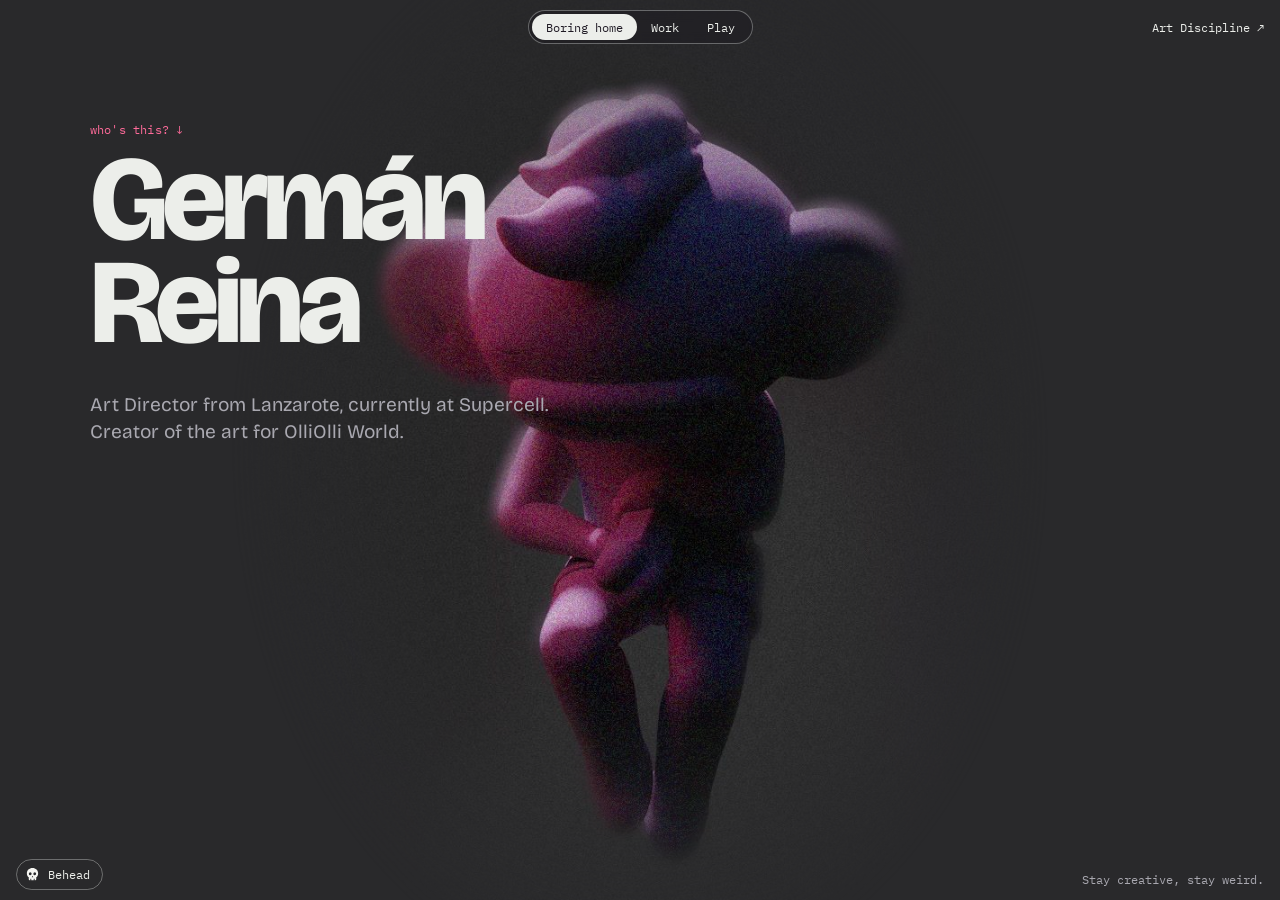
<file: index.html>
<!doctype html>
<html lang="en">
<head>
<meta charset="utf-8">
<meta name="viewport" content="width=device-width, initial-scale=1, viewport-fit=cover">
<title>Germán Reina</title>
<meta name="description" content="Germán Reina. Art Director from Lanzarote, currently at Supercell. Creator of the art for OlliOlli World.">
<link rel="preconnect" href="https://fonts.googleapis.com">
<link rel="preconnect" href="https://fonts.gstatic.com" crossorigin>
<link rel="stylesheet" href="https://fonts.googleapis.com/css2?family=Bricolage+Grotesque:opsz,wght@12..96,400..800&family=IBM+Plex+Mono:wght@400;500&display=swap">
<link rel="stylesheet" href="css/style.css">
</head>
<body>
<!-- body:start -->
<header class="bar">
  <nav class="modes" aria-label="View">
    <a class="modes__btn" href="#gallery" data-mode="gallery">Boring home</a>
    <a class="modes__btn" href="#index" data-mode="index">Work</a>
    <a class="modes__btn" href="#play" data-mode="play">Play</a>
  </nav>
  <a class="bar__out" href="https://artdiscipline.com" target="_blank" rel="noopener">Art Discipline ↗</a>
</header>

<main>
  <section class="view gallery is-space" id="view-gallery" aria-label="Home">
    <div class="hero" id="hero">
      <div class="hero__stage" id="hero-stage" aria-hidden="true">
        <canvas class="hero__canvas" id="hero-canvas"></canvas>
        <video class="hero__video" id="hero-video" autoplay muted loop playsinline poster="images/home/ra-poster.jpg">
          <source src="images/home/ra.mp4" type="video/mp4">
        </video>
      </div>
      <div class="walltext walk__intro" id="hero-intro"></div>
    </div>
    <button class="daybtn" id="daybtn" type="button" aria-pressed="false"><svg class="daybtn__skull" aria-hidden="true" viewBox="0 0 16 16" width="15" height="15"><path fill="currentColor" fill-rule="evenodd" d="M8 1C4.4 1 2 3.5 2 6.8c0 1.9.8 3.3 2 4.2V13c0 .6.4 1 1 1h.7v-1.4h1V14h2.6v-1.4h1V14h.7c.6 0 1-.4 1-1v-2c1.200-.9 2-2.300 2-4.200C14 3.500 11.600 1 8 1ZM5.600 5.600a1.500 1.600 0 1 0 0 3.200 1.500 1.600 0 0 0 0-3.200Zm4.800 0a1.500 1.600 0 1 0 0 3.200 1.500 1.600 0 0 0 0-3.200ZM8 9.300l-.9 1.700h1.800L8 9.300Z"/></svg><span id="daybtn-label">Behead</span></button>
    <div class="room" id="room" hidden></div>
    <div class="gallery__foot">
      <span id="room-count"></span>
      <span class="gallery__hint" id="hint"></span>
    </div>
  </section>

  <section class="view index" id="view-index" aria-label="Work" hidden>
    <div class="index__wrap">
      <div class="index__head">
        <h1 class="index__title">Work</h1>
        <div class="filters" role="group" aria-label="Filter projects">
          <button class="chip" type="button" data-filter="all" aria-pressed="true">Everything</button>
          <button class="chip" type="button" data-filter="studio" aria-pressed="false">Studio work</button>
          <button class="chip" type="button" data-filter="own" aria-pressed="false">Own projects</button>
        </div>
      </div>
      <p class="index__note" id="index-note"></p>
      <div class="table" id="table"></div>
      <footer class="index__foot" id="index-foot"></footer>
    </div>
  </section>
  <section class="view index" id="view-about" aria-label="About" hidden>
    <div class="index__wrap">
      <h1 class="index__title">About</h1>
      <div class="about">
        <div class="about__main">
          <p class="about__lead" id="about-lead"></p>
          <p class="about__text" id="about-text"></p>
          <section class="about__block">
            <h2>Experience</h2>
            <div class="rows" id="experience"></div>
          </section>
        </div>
        <div class="about__side">
          <figure class="about__photo" id="about-photo"></figure>
          <section class="about__block">
            <h2>Talks &amp; workshops</h2>
            <div class="rows" id="talks"></div>
          </section>
        </div>
      </div>
      <section class="about__contact">
        <h2>Get in touch</h2>
        <p class="about__mail"><a id="about-mail"></a></p>
        <div class="about__links" id="about-links"></div>
      </section>
      <footer class="index__foot about__foot" id="about-foot"></footer>
    </div>
  </section>
  <section class="view index project" id="view-project" aria-label="Project" hidden>
    <div class="index__wrap" id="project-body"></div>
  </section>
  <section class="view play" id="view-play" aria-label="Play" hidden>
    <div class="play__head">
      <h1 class="index__title">Play <span class="play__now" id="play-now" aria-live="polite"></span></h1>
      <p class="play__note">Interactive sites and games.</p>
    </div>
    <figure class="play__frame" id="play-frame" aria-hidden="true">
      <div class="play__shot" id="play-shot"><a class="play__go" id="play-go" target="_blank" rel="noopener" tabindex="-1"></a></div>
      <figcaption id="play-cap"></figcaption>
    </figure>
    <nav class="play__list" id="play-list" aria-label="Interactive projects"></nav>
    <p class="play__foot" id="play-foot"></p>
    <div class="play__cross play__cross--h" id="cross-h" aria-hidden="true"></div>
    <div class="play__cross play__cross--v" id="cross-v" aria-hidden="true"></div>
    <span class="play__xy" id="cross-xy" aria-hidden="true"></span>
  </section>
</main>

<dialog class="zoom" id="zoom" aria-label="Image">
  <div class="zoom__stage" id="zoom-stage"><img id="zoom-img" alt=""></div>
  <div class="zoom__bar">
    <span class="zoom__cap" id="zoom-cap"></span>
    <button type="button" id="zoom-prev" aria-label="Previous image">←</button>
    <button type="button" id="zoom-next" aria-label="Next image">→</button>
    <button type="button" id="zoom-size">Actual size</button>
    <button type="button" id="zoom-close">Close ✕</button>
  </div>
</dialog>
<dialog class="sheet" id="sheet" aria-labelledby="sheet-title">
  <button class="sheet__close" type="button" id="sheet-close" aria-label="Close">Close ✕</button>
  <div class="sheet__body" id="sheet-body"></div>
</dialog>
<!-- body:end -->
<script src="js/projects.js"></script>
<script src="js/main.js"></script>
</body>
</html>
</file>
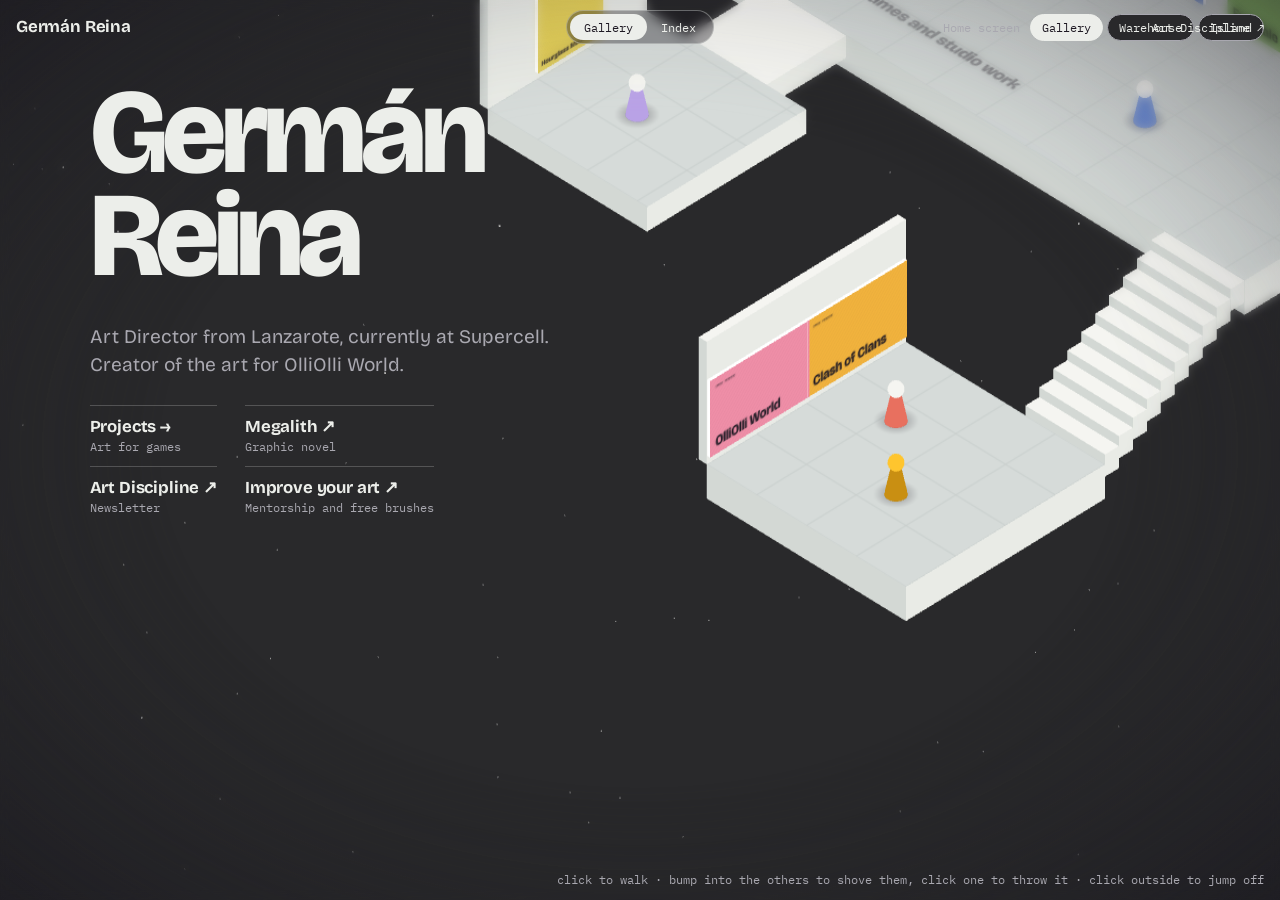
<file: lab.html>
<!doctype html>
<html lang="en">
<head>
<meta charset="utf-8">
<meta name="viewport" content="width=device-width, initial-scale=1, viewport-fit=cover">
<title>Germán Reina</title>
<meta name="description" content="Germán Reina. Visual artist and Art Director from Lanzarote. Games, comics and own projects.">
<link rel="preconnect" href="https://fonts.googleapis.com">
<link rel="preconnect" href="https://fonts.gstatic.com" crossorigin>
<link rel="stylesheet" href="https://fonts.googleapis.com/css2?family=Bricolage+Grotesque:opsz,wght@12..96,400..800&family=IBM+Plex+Mono:wght@400;500&display=swap">
<link rel="stylesheet" href="css/style.css">
</head>
<body>
<!-- body:start -->
<header class="bar">
  <a class="bar__name" href="#gallery">Germán Reina</a>
  <nav class="modes" aria-label="View">
    <a class="modes__btn" href="#gallery" data-mode="gallery">Gallery</a>
    <a class="modes__btn" href="#index" data-mode="index">Index</a>
  </nav>
  <a class="bar__out" href="https://artdiscipline.com" target="_blank" rel="noopener">Art Discipline ↗</a>
</header>

<main>
  <section class="view gallery" id="view-gallery" aria-label="Gallery">
    <div class="walk" id="walk" hidden>
      <div class="walk__blur" aria-hidden="true"></div>
      <div class="fall fall--back" id="walk-fall-back"></div>
      <div class="fall fall--front" id="walk-fall"></div>
      <div class="walltext walk__intro" id="walk-intro"></div>
      <button class="walk__up" id="walk-up" type="button" aria-label="Climb back up to the gallery" title="Back to the gallery" hidden>↑</button>
      <div class="walk__end" id="walk-end" hidden>
        <span>That's the bottom.</span>
        <button type="button" id="walk-climb">Climb back up</button>
        <a href="#index">See everything as a list</a>
      </div>
    </div>
    <div class="stage" id="stage-warehouse" hidden><div class="walltext walk__intro"></div></div>
    <div class="stage" id="stage-island" hidden><div class="walltext walk__intro"></div></div>
    <nav class="homes" id="homes" aria-label="Home screen to try" hidden>
      <span>Home screen</span>
      <a href="#gallery" data-home="gallery">Gallery</a>
      <a href="#warehouse" data-home="warehouse">Warehouse</a>
      <a href="#island" data-home="island">Island</a>
    </nav>
    <div class="tip" id="tip" hidden></div>
    <div class="room" id="room" tabindex="0"></div>
    <div class="fog" id="fog" aria-hidden="true"><i></i><i></i><i></i></div>
    <div class="grain" aria-hidden="true"></div>
    <div class="gallery__foot">
      <span id="room-count"></span>
      <span class="gallery__hint" id="hint">scroll or drag →</span>
    </div>
  </section>

  <section class="view index" id="view-index" aria-label="Index" hidden>
    <div class="index__wrap">
      <div class="index__head">
        <h1 class="index__title">Index</h1>
        <div class="filters" role="group" aria-label="Filter projects">
          <button class="chip" type="button" data-filter="all" aria-pressed="true">Everything</button>
          <button class="chip" type="button" data-filter="studio" aria-pressed="false">Studio work</button>
          <button class="chip" type="button" data-filter="own" aria-pressed="false">Own projects</button>
        </div>
      </div>
      <div class="table" id="table"></div>
      <footer class="index__foot" id="index-foot"></footer>
    </div>
  </section>
</main>

<dialog class="sheet" id="sheet" aria-labelledby="sheet-title">
  <button class="sheet__close" type="button" id="sheet-close" aria-label="Close">Close ✕</button>
  <div class="sheet__body" id="sheet-body"></div>
</dialog>
<!-- body:end -->
<script src="js/vendor/three.min.js"></script>
<script src="js/projects.js"></script>
<script src="js/walk.js"></script>
<script src="js/homes.js"></script>
<script src="js/main.js"></script>
</body>
</html>
</file>
<file: css/style.css>
/* Layout: one fixed bar, then one of two views filling the rest of the screen.
   Gallery = a long foggy wall you walk sideways. Index = a plain list of the same projects. */
:root {
  --fog: #dde2e0;
  --fog-deep: #bfc8c6;
  --paper: #f5f5f1;
  --ink: #1f1a24;
  --ink-soft: #5c5762;
  --accent: #ff6b9a; /* the pink of the figure on the home page */
  --line: rgba(31, 26, 36, 0.16);
  --space: #29292b; /* the backdrop the home clip was rendered on, so the clip needs no correction */
  --star: #eceeea;
  --star-soft: #a9a8b0;

  --display: "Bricolage Grotesque", "Arial Narrow", Arial, sans-serif;
  --mono: "IBM Plex Mono", ui-monospace, Menlo, Consolas, monospace;

  --gutter-l: max(16px, env(safe-area-inset-left, 0px));
  --gutter-r: max(16px, env(safe-area-inset-right, 0px));
  --edge: max(var(--gutter-l), 7vw); /* where the name and every page heading start, so they line up from page to page */
  --edge-r: max(var(--gutter-r), 7vw);
  color-scheme: light;
}

*, *::before, *::after { box-sizing: border-box; }
html, body { height: 100%; }
body {
  margin: 0;
  display: flex;
  flex-direction: column;
  overflow: hidden;
  background: var(--paper); /* the light pages run to the very bottom of the screen in one colour */
  color: var(--ink);
  font-family: var(--display);
  font-size: 16px;
  line-height: 1.45;
}
html { background: var(--paper); }
html:has(body[data-dark]), body[data-dark] { background: var(--space); }
html:has(body.is-skull[data-dark]), body.is-skull[data-dark] { background: #1f1f21; }
[hidden] { display: none !important; }
a { color: inherit; }
button { font: inherit; color: inherit; }
:focus-visible { outline: 2px solid var(--ink); outline-offset: 3px; }

/* ---------- bar ---------- */
.bar {
  flex: none;
  display: flex;
  align-items: center;
  justify-content: space-between;
  gap: 12px;
  padding-block: 10px;
  padding-left: var(--gutter-l);
  padding-right: var(--gutter-r);
  background: var(--paper);
  border-bottom: 1px solid var(--line);
  z-index: 5;
}
.bar__name {
  font-weight: 700;
  font-size: 1.05rem;
  letter-spacing: -0.01em;
  text-decoration: none;
  white-space: nowrap;
}
.bar__out {
  font-family: var(--mono);
  font-size: 0.78rem;
  text-decoration: none;
  white-space: nowrap;
}
.bar__out:hover { text-decoration: underline; }
.modes {
  display: flex;
  padding: 3px;
  border: 1px solid var(--ink);
  border-radius: 999px;
}
.modes__btn {
  padding: 4px 14px;
  border-radius: 999px;
  font-family: var(--mono);
  font-size: 0.78rem;
  text-decoration: none;
}
.modes { position: relative; touch-action: pan-y; user-select: none; -webkit-user-select: none; cursor: grab; }
.modes.is-dragging, .modes.is-dragging .modes__btn { cursor: grabbing; }
.modes__btn { position: relative; z-index: 1; white-space: nowrap; transition: color 0.2s ease; -webkit-tap-highlight-color: transparent; }
.modes__btn.is-under { color: var(--paper); }
.modes__thumb { /* the pill that slides along the track; it overshoots a touch and settles */
  position: absolute;
  left: 0;
  top: 3px;
  bottom: 3px;
  width: 0;
  border-radius: 999px;
  background: var(--ink);
  opacity: 0;
  pointer-events: none;
  transition: transform 0.45s cubic-bezier(0.3, 1.4, 0.5, 1), width 0.3s ease, scale 0.16s ease, opacity 0.2s ease;
}
.modes.has-thumb .modes__thumb { opacity: 1; }
.modes.is-pressed .modes__thumb { scale: 0.93; }
.modes.is-dragging .modes__thumb { transition: width 0.16s ease, scale 0.16s ease; scale: 1.04 0.92; }
@media (prefers-reduced-motion: reduce) { .modes__thumb { transition: opacity 0.2s ease; } }
.bar { display: grid; grid-template-columns: 1fr auto 1fr; }
.bar .modes { grid-column: 2; }
.bar__out { grid-column: 3; justify-self: end; }
/* on the home page the bar has no band of its own: the switch floats over the dark */
body[data-float] .bar {
  position: absolute;
  left: 0;
  right: 0;
  top: 0;
  background: transparent;
  border-bottom-color: transparent;
}
body[data-dark] .bar { color: var(--star); }
body[data-dark] .modes { border-color: rgba(236, 238, 234, 0.35); background: rgba(23, 21, 29, 0.35); backdrop-filter: blur(6px); }
body[data-dark] .modes__thumb { background: var(--star); }
body[data-dark] .modes__btn.is-under { color: var(--ink); }
body[data-dark] .bar .glitch.is-glitching::after { mix-blend-mode: screen; }
body[data-dark] .bar :focus-visible { outline-color: var(--star); }
@media (max-width: 520px) {
  .bar__out { display: none; }
}

/* ---------- glitch on titles and links (js/main.js adds the classes) ---------- */
.glitch { position: relative; }
.glitch.is-glitching { animation: glitch-jolt 0.42s steps(1) both; }
.glitch.is-glitching::before,
.glitch.is-glitching::after {
  content: attr(data-text);
  position: absolute;
  inset: 0;
  box-sizing: border-box;
  padding: inherit;
  pointer-events: none;
  white-space: inherit;
  background: transparent;
}
.glitch.is-glitching::before { color: #ff2a5f; animation: glitch-a 0.42s steps(1) both; }
.glitch.is-glitching::after { color: #22e0ff; animation: glitch-b 0.42s steps(1) both; mix-blend-mode: multiply; }
.gallery .glitch.is-glitching::after,
.modes__btn[aria-current].glitch.is-glitching::after { mix-blend-mode: screen; }
@keyframes glitch-jolt {
  0% { transform: translate(0, 0); }
  15% { transform: translate(-2px, 0) skewX(-6deg); }
  30% { transform: translate(2px, 0); }
  45% { transform: translate(-1px, 0) skewX(4deg); }
  60% { transform: translate(1px, 0); }
  100% { transform: none; }
}
@keyframes glitch-a {
  0% { clip-path: inset(8% 0 70% 0); transform: translate(-4px, 0); }
  20% { clip-path: inset(55% 0 20% 0); transform: translate(5px, 0); }
  40% { clip-path: inset(30% 0 52% 0); transform: translate(-6px, 0); }
  60% { clip-path: inset(72% 0 6% 0); transform: translate(3px, 0); }
  80% { clip-path: inset(18% 0 66% 0); transform: translate(-2px, 0); }
  100% { clip-path: inset(50% 0 50% 0); transform: none; }
}
@keyframes glitch-b {
  0% { clip-path: inset(62% 0 14% 0); transform: translate(4px, 0); }
  20% { clip-path: inset(12% 0 68% 0); transform: translate(-5px, 0); }
  40% { clip-path: inset(80% 0 4% 0); transform: translate(6px, 0); }
  60% { clip-path: inset(36% 0 44% 0); transform: translate(-3px, 0); }
  80% { clip-path: inset(4% 0 82% 0); transform: translate(2px, 0); }
  100% { clip-path: inset(50% 0 50% 0); transform: none; }
}
.hero .walk__intro h1 { pointer-events: auto; cursor: pointer; width: max-content; max-width: 100%; }
.hero .walk__intro h1:focus-visible { outline-color: var(--star); }
@media (prefers-reduced-motion: reduce) {
  .glitch.is-glitching, .glitch.is-glitching::before, .glitch.is-glitching::after { animation: none; content: none; }
}

/* ---------- views ---------- */
main { flex: 1; min-height: 0; position: relative; }
.view { height: 100%; }

/* ---------- gallery ---------- */
.gallery {
  position: relative;
  overflow: hidden;
  background:
    linear-gradient(to bottom, var(--paper) 0%, var(--fog) 55%, var(--fog) 76%, var(--fog-deep) 76%, var(--fog) 100%);
}
.room {
  position: relative;
  height: 100%;
  display: flex;
  align-items: center;
  gap: clamp(56px, 10vw, 160px);
  padding: 0 max(16px, 9vw) 9vh;
  overflow-x: auto;
  overflow-y: hidden;
  scrollbar-width: none;
  cursor: grab;
  outline-offset: -4px;
}
.room::-webkit-scrollbar { display: none; }
.room.is-dragging { cursor: grabbing; }

.walltext {
  flex: none;
  width: min(34rem, 82vw);
}
.walltext h1 {
  margin: 0 0 0.3em;
  font-size: clamp(3.2rem, 11vw, 7.5rem);
  font-weight: 800;
  line-height: 0.86;
  letter-spacing: -0.045em;
  text-wrap: balance;
}
.walltext p {
  margin: 0;
  max-width: 30rem;
  font-size: clamp(1rem, 1.6vw, 1.2rem);
  color: var(--ink-soft);
}
.walltext--end h2 {
  margin: 0 0 0.4em;
  font-size: clamp(2rem, 5vw, 3.4rem);
  font-weight: 800;
  line-height: 0.95;
  letter-spacing: -0.03em;
}
.walltext__links {
  display: flex;
  flex-direction: column;
  align-items: flex-start;
  gap: 6px;
  margin-top: 1.2em;
  font-family: var(--mono);
  font-size: 0.9rem;
}

.piece {
  flex: none;
  display: flex;
  flex-direction: column;
  gap: 10px;
  padding: 0;
  border: 0;
  background: none;
  text-align: left;
  cursor: pointer;
  transform: translateY(var(--lift, 0));
  transition: filter 0.25s linear, opacity 0.25s linear;
  will-change: filter, opacity;
}
.frame {
  position: relative;
  display: block;
  height: min(calc(var(--h) * 1vh), 34rem);
  aspect-ratio: var(--ar);
  max-width: 82vw;
  overflow: hidden;
  background: var(--tone);
  box-shadow: 0 30px 50px -28px rgba(31, 26, 36, 0.55);
  transition: transform 0.3s ease;
}
.piece:hover .frame, .piece:focus-visible .frame { transform: translateY(-6px); }
.frame img { display: block; width: 100%; height: 100%; object-fit: cover; }
.frame--empty {
  display: flex;
  flex-direction: column;
  justify-content: space-between;
  padding: clamp(12px, 2vw, 22px);
  background:
    repeating-linear-gradient(135deg, rgba(31, 26, 36, 0.06) 0 2px, transparent 2px 14px),
    var(--tone);
}
.frame__pending {
  font-family: var(--mono);
  font-size: 0.7rem;
  letter-spacing: 0.08em;
  text-transform: uppercase;
}
.frame__title {
  font-size: clamp(1.6rem, 4.4vh, 3rem);
  font-weight: 800;
  line-height: 0.92;
  letter-spacing: -0.03em;
  overflow-wrap: anywhere;
}
.label {
  display: flex;
  justify-content: space-between;
  gap: 16px;
  font-family: var(--mono);
  font-size: 0.75rem;
  color: var(--ink-soft);
}
.label b { font-weight: 500; color: var(--ink); }

.fog, .grain { position: absolute; inset: 0; pointer-events: none; }
.fog i {
  position: absolute;
  width: 70vw;
  height: 60%;
  border-radius: 50%;
  background: radial-gradient(closest-side, rgba(245, 245, 241, 0.85), rgba(245, 245, 241, 0));
  filter: blur(30px);
  animation: drift 46s linear infinite alternate;
}
.fog i:nth-child(1) { left: -30vw; top: 5%; }
.fog i:nth-child(2) { left: 45vw; top: 38%; animation-duration: 64s; animation-direction: alternate-reverse; }
.fog i:nth-child(3) { left: 10vw; top: 62%; height: 45%; animation-duration: 80s; }
@keyframes drift {
  from { transform: translateX(-12vw); }
  to { transform: translateX(28vw); }
}
.grain {
  opacity: 0.22;
  mix-blend-mode: multiply;
  background-image: url("data:image/svg+xml,%3Csvg xmlns='http://www.w3.org/2000/svg' width='160' height='160'%3E%3Cfilter id='n'%3E%3CfeTurbulence type='fractalNoise' baseFrequency='.9' numOctaves='2' stitchTiles='stitch'/%3E%3CfeColorMatrix values='0 0 0 0 0 0 0 0 0 0 0 0 0 0 0 0 0 0 .55 0'/%3E%3C/filter%3E%3Crect width='100%25' height='100%25' filter='url(%23n)'/%3E%3C/svg%3E");
}
.gallery__foot {
  position: absolute;
  left: 0;
  right: 0;
  bottom: 0;
  display: flex;
  justify-content: space-between;
  gap: 12px;
  padding-block: 12px;
  padding-left: var(--gutter-l);
  padding-right: var(--gutter-r);
  padding-bottom: calc(12px + env(safe-area-inset-bottom, 0px));
  font-family: var(--mono);
  font-size: 0.75rem;
  pointer-events: none;
}

/* ---------- walkable gallery ---------- */
.walk { position: absolute; inset: 0; }
.walk canvas { display: block; width: 100%; height: 100%; touch-action: none; }
.walk__intro {
  position: absolute;
  left: var(--edge);
  top: 9%;
  pointer-events: none;
}
.walk__up, .walk__end {
  position: absolute;
  font-family: var(--mono);
  font-size: 0.8rem;
  color: var(--star);
}
.walk__up {
  left: 50%;
  bottom: calc(44px + env(safe-area-inset-bottom, 0px));
  transform: translateX(-50%);
  width: 46px;
  height: 46px;
  padding: 0;
  border: 1px solid var(--star-soft);
  border-radius: 50%;
  background: var(--space);
  color: var(--star);
  font-size: 1.15rem;
  line-height: 1;
  cursor: pointer;
  z-index: 3;
}
.walk__up:hover { background: var(--accent); border-color: var(--accent); color: var(--ink); }
.walk__end {
  left: 50%;
  bottom: 52px;
  transform: translateX(-50%);
  z-index: 2;
  display: flex;
  flex-wrap: wrap;
  align-items: center;
  justify-content: center;
  gap: 10px 16px;
  width: max-content;
  max-width: calc(100% - 32px);
  padding: 12px 18px;
  border: 1px solid var(--star-soft);
  border-radius: 14px;
  background: var(--space);
}
.walk__end button {
  padding: 5px 14px;
  border: 0;
  border-radius: 999px;
  background: var(--accent);
  color: var(--ink);
  cursor: pointer;
}
.walk__up:focus-visible, .walk__end button:focus-visible, .walk__end a:focus-visible { outline-color: var(--star); }

/* soft focus and darkness towards the edges of the view, clear around the figure */
.walk__blur {
  position: absolute;
  inset: 0;
  pointer-events: none;
  background: radial-gradient(ellipse 75% 75% at 50% 50%, rgba(23, 21, 29, 0) 45%, rgba(23, 21, 29, 0.6) 100%);
  -webkit-backdrop-filter: blur(5px);
  backdrop-filter: blur(5px);
  -webkit-mask-image: radial-gradient(ellipse 72% 72% at 50% 50%, transparent 52%, #000 100%);
  mask-image: radial-gradient(ellipse 72% 72% at 50% 50%, transparent 52%, #000 100%);
  opacity: 0;
  transition: opacity 1.2s ease;
}
.walk[data-mode="walk"] .walk__blur, .walk[data-mode="drop"] .walk__blur { opacity: 1; }

/* the fall: project cards spiral up around the figure.
   Two layers with the same perspective: one under the canvas (behind the figure), one over it. */
.walk canvas { position: relative; z-index: 1; }
.walk__blur { z-index: 2; }
.walk__intro { z-index: 3; }
.walk__end { z-index: 3; }
.fall {
  position: absolute;
  inset: 0;
  overflow: hidden;
  pointer-events: none;
  perspective: 1100px;
  perspective-origin: 50% 50%;
}
.fall--back { z-index: 0; }
.fall--front { z-index: 2; }
.fcard {
  position: absolute;
  left: 50%;
  top: 50%;
  will-change: transform, opacity;
}
.fcard__art {
  position: relative;
  display: block;
  width: min(30vw, 27rem, calc(46vh * (var(--ar))));
  padding: 0;
  border: 0;
  background: none;
  cursor: pointer;
  pointer-events: auto;
  touch-action: none;
}
.fcard__art .frame {
  width: 100%;
  max-width: none;
  height: auto;
  border-radius: 18px;
  box-shadow: 0 50px 80px -30px rgba(0, 0, 0, 0.85);
}
.fcard__art .frame--empty .frame__title { visibility: hidden; }
.fcard__art:hover .frame, .fcard__art:focus-visible .frame { transform: scale(1.03); }
.fcard__art:focus-visible { outline-color: var(--star); }
.fcard__pill {
  position: absolute;
  left: 16px;
  bottom: 16px;
  padding: 3px 12px;
  border-radius: 999px;
  background: var(--paper);
  color: var(--ink);
  font-family: var(--mono);
  font-size: 0.85rem;
}
.fcard__text { display: none; }
@media (max-width: 720px) {
  .fcard__art { width: min(56vw, 20rem, calc(32vh * (var(--ar)))); }
}

/* other home screens being tried out, and the switch between them */
.stage { position: absolute; inset: 0; }
.stage canvas { display: block; width: 100%; height: 100%; touch-action: none; position: relative; z-index: 1; }
.homes {
  position: absolute;
  right: max(16px, env(safe-area-inset-right, 0px));
  top: 14px;
  z-index: 4;
  display: flex;
  flex-wrap: wrap;
  justify-content: flex-end;
  align-items: center;
  gap: 4px;
  max-width: calc(100% - 32px);
  font-family: var(--mono);
  font-size: 0.74rem;
  color: var(--star-soft);
}
.homes span { margin-right: 6px; }
.homes a {
  padding: 4px 11px;
  border: 1px solid var(--star-soft);
  border-radius: 999px;
  background: var(--space);
  color: var(--star);
  text-decoration: none;
}
.homes a[aria-current] { background: var(--star); border-color: var(--star); color: var(--ink); }
.homes a:focus-visible { outline-color: var(--star); }
.tip {
  position: fixed;
  z-index: 6;
  transform: translate(14px, 14px);
  padding: 3px 12px;
  border-radius: 999px;
  background: var(--paper);
  color: var(--ink);
  font-family: var(--mono);
  font-size: 0.8rem;
  pointer-events: none;
  white-space: nowrap;
}
@media (max-width: 720px) {
  .homes { top: auto; bottom: calc(64px + env(safe-area-inset-bottom, 0px)); left: 16px; right: 16px; justify-content: flex-start; }
}

/* on a phone the name sits over the building, so it gets a dark fade behind it */
@media (max-width: 720px) {
  .gallery.is-space .walk__intro {
    left: 0;
    right: 0;
    top: 0;
    width: auto;
    padding: 9% max(16px, env(safe-area-inset-right, 0px)) 56px max(16px, env(safe-area-inset-left, 0px));
    background: linear-gradient(var(--space) 62%, rgba(23, 21, 29, 0));
  }
}

/* the interactive gallery sits in dark space; the rest of the site stays light */
.gallery.is-space { background: var(--space); }
.gallery.is-space .grain { display: none; }
.gallery.is-space .walltext h1 { color: var(--star); }
.gallery.is-space .walltext p { color: var(--star-soft); }
.gallery.is-space .gallery__foot { color: var(--star-soft); z-index: 4; }

.gallery.is-space .walltext .walk__cta {
  margin-top: 1.4em;
  font-family: var(--mono);
  font-size: 0.85rem;
  color: var(--accent);
}

/* ---------- index ---------- */
.index { overflow-y: auto; background: var(--paper); }
.index::after { /* the bottom edge blurs out as the list scrolls under it */
  content: "";
  display: block;
  position: sticky;
  left: 0;
  bottom: 0;
  z-index: 3;
  height: 72px;
  margin-top: -72px;
  pointer-events: none;
  -webkit-backdrop-filter: blur(7px);
  backdrop-filter: blur(7px);
  background: linear-gradient(rgba(245, 245, 241, 0), var(--paper));
  -webkit-mask-image: linear-gradient(transparent, #000 75%);
  mask-image: linear-gradient(transparent, #000 75%);
  transition: opacity 0.2s;
}

.index.is-end::after { opacity: 0; } /* at the very bottom there is nothing left to blur, so the page ends clean */
.index__wrap {
  padding-block: clamp(24px, 5vw, 56px);
  padding-left: var(--edge);
  padding-right: var(--edge-r);
}
.index__head {
  display: flex;
  flex-wrap: wrap;
  align-items: flex-end;
  justify-content: space-between;
  gap: 16px;
  margin-bottom: 20px;
}
.index__title {
  margin: 0;
  font-size: clamp(2.4rem, 7vw, 4.5rem);
  font-weight: 800;
  line-height: 0.9;
  letter-spacing: -0.04em;
}
.filters { display: flex; flex-wrap: wrap; gap: 6px; }
.chip {
  padding: 5px 12px;
  border: 1px solid var(--ink);
  border-radius: 999px;
  background: none;
  font-family: var(--mono);
  font-size: 0.75rem;
  cursor: pointer;
}
.chip[aria-pressed="true"] { background: var(--ink); color: var(--paper); }

.table { border-top: 1px solid var(--ink); }
.row {
  display: grid;
  grid-template-columns: 6.5rem minmax(0, 1.3fr) minmax(0, 1.2fr) minmax(0, 1.2fr) 1.5rem;
  align-items: baseline;
  gap: 16px;
  width: 100%;
  padding: 14px 8px;
  border: 0;
  border-bottom: 1px solid var(--line);
  background: none;
  text-align: left;
  cursor: pointer;
}
.row:hover, .row:focus-visible { background: var(--accent); }
.row__year, .row__role, .row__with, .row__go {
  font-family: var(--mono);
  font-size: 0.8rem;
  font-variant-numeric: tabular-nums;
}
.row__role, .row__with { color: var(--ink-soft); }
.row:hover .row__role, .row:hover .row__with { color: var(--ink); }
.row__title {
  font-size: clamp(1.2rem, 2.4vw, 1.7rem);
  font-weight: 700;
  line-height: 1.05;
  letter-spacing: -0.02em;
}
.row__go { text-align: right; }
@media (max-width: 720px) {
  .row { grid-template-columns: 5.5rem minmax(0, 1fr); gap: 4px 12px; }
  .row__role, .row__with { grid-column: 2; }
  .row__go { display: none; }
}
.index__foot {
  position: relative;
  z-index: 4; /* above the blur at the bottom edge, so the links stay sharp */
  display: flex;
  flex-wrap: wrap;
  gap: 8px 20px;
  margin-top: 28px;
  font-family: var(--mono);
  font-size: 0.8rem;
}
.index__foot .credit, .play__foot .credit { margin-left: auto; color: var(--ink-soft); }

/* ---------- home: the Ra video behind the name ---------- */
.hero {
  position: absolute;
  inset: 0;
  overflow: hidden;
  perspective: 1200px;
}
.hero__stage {
  position: absolute;
  inset: -4%;
  transition: transform 0.6s cubic-bezier(0.2, 0.7, 0.2, 1);
  will-change: transform;
}
.hero__canvas {
  position: absolute;
  inset: 0;
  width: 100%;
  height: 100%;
  touch-action: none;
}
/* the video only feeds the canvas */
.hero__video { position: absolute; left: 0; top: 0; width: 2px; height: 2px; opacity: 0; pointer-events: none; }
.hero .walk__intro { pointer-events: none; top: max(13%, 84px); }
@media (max-width: 720px) {
  .hero .walltext h1 { font-size: clamp(2.6rem, 13vw, 3.4rem); }
  .gallery.is-space .hero .walk__intro { top: 0; padding-top: 76px; padding-bottom: 40px; background: linear-gradient(var(--space) 40%, rgba(23, 21, 29, 0)); }
}
@media (prefers-reduced-motion: reduce) { .hero__stage { transition: none; } }

/* ---------- day / night switch on the home page ---------- */
.daybtn {
  position: absolute;
  left: max(16px, env(safe-area-inset-left, 0px));
  bottom: calc(10px + env(safe-area-inset-bottom, 0px));
  z-index: 5;
  display: flex;
  align-items: center;
  gap: 8px;
  padding: 6px 12px 6px 8px;
  border: 1px solid rgba(236, 238, 234, 0.35);
  border-radius: 999px;
  background: none;
  color: var(--star);
  font-family: var(--mono);
  font-size: 0.75rem;
  cursor: pointer;
}
.daybtn__skull { flex: none; color: var(--paper); }
.daybtn[aria-pressed="true"] .daybtn__skull { color: var(--accent); }
.daybtn:hover { border-color: var(--accent); color: var(--accent); }
.daybtn:focus-visible { outline-color: var(--star); }
/* skull mode: a touch darker, the name out of focus so the skull has the stage */
.gallery.is-space { transition: background-color 0.8s ease; }
.gallery.is-space.is-skull { background: #1f1f21; }
.gallery .walltext h1, .gallery .walltext p { transition: filter 0.5s ease, opacity 0.5s ease; }
.gallery.is-skull .walltext h1, .gallery.is-skull .walltext p { filter: blur(2.2px); opacity: 0.6; }
.gallery.is-skull .hero .walk__intro h1 { pointer-events: none; }
.hero__gl { position: absolute; inset: 0; width: 100%; height: 100%; pointer-events: none; }
.gallery.is-skull .hero__canvas { cursor: grab; }
.gallery.is-skull .hero.is-holding .hero__canvas { cursor: grabbing; }
.gallery.is-skull .hero__stage { transform: none !important; }
.gallery.is-switching .hero, .gallery.is-switching .gallery__foot { animation: flip-glitch 0.5s steps(1) both; }
@keyframes flip-glitch { /* a jolt in torn strips; no inverted colours, which flashed white blocks */
  0% { transform: translate(-10px, 0) skewX(-4deg); filter: saturate(1.8) hue-rotate(-25deg); clip-path: inset(0 0 62% 0); }
  14% { transform: translate(14px, 0); filter: none; clip-path: inset(38% 0 20% 0); }
  28% { transform: translate(-6px, 3px) skewX(3deg); filter: saturate(1.8) hue-rotate(25deg); clip-path: inset(70% 0 0 0); }
  42% { transform: translate(8px, -2px); filter: none; clip-path: inset(12% 0 48% 0); }
  58% { transform: translate(-3px, 0); filter: none; clip-path: none; }
  74% { transform: translate(2px, 0); filter: none; }
  100% { transform: none; filter: none; clip-path: none; }
}
@media (prefers-reduced-motion: reduce) { .gallery.is-switching .hero, .gallery.is-switching .gallery__foot { animation: none; } }
@media (max-width: 720px) {
  .gallery.is-space.is-skull .hero .walk__intro { background: none; }
  .gallery__hint { text-align: right; }
}

/* ---------- play: a staircase of sites, in the Index's light style ---------- */
.play {
  position: relative;
  overflow: hidden;
  background: var(--paper);
  color: var(--ink);
  cursor: crosshair;
  touch-action: none; /* the page handles the drag itself, so the browser does not fight it */
}
.play__head {
  position: absolute;
  z-index: 4;
  left: var(--edge);
  right: var(--edge-r);
  top: clamp(24px, 5vw, 56px);
  pointer-events: none; /* the heading never gets between the pointer and the wheel */
  transition: opacity 0.3s ease, filter 0.3s ease;
}
/* the top of the page keeps its heading readable: names sliding up under it fade and blur out */
.play::before {
  content: "";
  position: absolute;
  z-index: 3;
  left: 0;
  right: 0;
  top: 0;
  height: clamp(140px, 24vh, 205px); /* solid behind the heading and its note, then a short fade: no half-hidden names beside the title */
  pointer-events: none;
  background: linear-gradient(var(--paper) 80%, rgba(245, 245, 241, 0));
  -webkit-backdrop-filter: blur(7px);
  backdrop-filter: blur(7px);
  -webkit-mask-image: linear-gradient(#000 84%, transparent);
  mask-image: linear-gradient(#000 84%, transparent);
}
.play__foot {
  position: absolute;
  z-index: 4;
  display: flex;
  flex-wrap: wrap;
  gap: 8px 20px;
  left: 0;
  right: 0;
  bottom: 0;
  margin: 0;
  padding: 34px var(--edge-r) calc(12px + env(safe-area-inset-bottom, 0px)) var(--edge);
  background: linear-gradient(rgba(245, 245, 241, 0), var(--paper) 55%); /* the wheel's names fade out behind the links */
  font-family: var(--mono);
  font-size: 0.8rem;
}
.play__note { margin: 10px 0 0; font-family: var(--mono); font-size: 0.8rem; color: var(--ink-soft); }
.play__list {
  position: absolute;
  z-index: 2;
  inset: 0;
  display: flex;
  flex-direction: column;
  align-items: flex-start;
  transition: transform 0.45s cubic-bezier(0.2, 0.8, 0.2, 1);
  will-change: transform;
}
.play__list.is-dragging { transition: none; }
.play__item {
  --push: 0;
  position: relative;
  z-index: 2;
  display: block;
  flex: none;
  height: var(--line, 1.22em);
  margin-left: calc(var(--i) * var(--step, 0px));   /* each name one step further right */
  padding: 0 0.06em;
  color: var(--ink);
  font-weight: 800;
  line-height: var(--line, 1.22em);
  letter-spacing: -0.045em;
  text-decoration: none;
  white-space: nowrap;
  cursor: pointer;
  /* the names before and after the chosen one fly away from it along the staircase's own diagonal */
  transform: translate(calc(var(--push) * var(--step, 0px) * 0.85), calc(var(--push) * var(--line, 1.22em) * 0.85));
  transition: transform 0.55s cubic-bezier(0.2, 1.5, 0.35, 1), opacity 0.25s, filter 0.25s;
}
.play.has-active .play__item:not(.is-active) { opacity: 0.3; filter: blur(1.5px); }
.play__item--soon { cursor: default; }
/* no highlight and no glow on the chosen name */
.play__item.is-active { z-index: 4; }
.play__item:focus-visible { outline-color: var(--ink); }
.play__frame {
  position: absolute;
  z-index: 1;
  left: 54%;
  top: 54%;
  width: min(52vw, 46rem, 92vh);
  margin: 0;
  transform: translate(-50%, -50%);
  opacity: 0;
  pointer-events: none;
}
.play__frame.is-in { opacity: 1; }
.play__shot {
  aspect-ratio: 16 / 10;
  border: 1px solid var(--ink);
  background-size: cover;
  background-position: center top;
}
.play__frame figcaption { margin-top: 6px; font-family: var(--mono); font-size: 0.74rem; color: var(--ink-soft); }
.play__frame.is-in .play__shot { animation: frame-in 0.34s steps(1) both; }
@keyframes frame-in { /* opens in a few torn strips, then holds still */
  0% { clip-path: inset(0 0 78% 0); transform: translateX(-10px); }
  25% { clip-path: inset(34% 0 30% 0); transform: translateX(8px); }
  50% { clip-path: inset(0 0 22% 0); transform: translateX(-4px); }
  75% { clip-path: inset(0 0 0 0); transform: translateX(2px); }
  100% { clip-path: inset(0 0 0 0); transform: none; }
}
.play__tag { display: none; }
/* ---- the wheel ---- */
.play.is-wheel .play__list { display: block; transition: none; transform-style: preserve-3d; pointer-events: none; } /* names set back in depth would otherwise sit behind the list's own surface and miss the pointer */
.play.is-wheel .play__item {
  position: absolute;
  left: 0;
  top: 0;
  margin: 0;
  transform-origin: 0 50%;
  transition: opacity 0.2s;
  will-change: transform, opacity;
  backface-visibility: hidden;
}
.play.is-wheel.has-active .play__item:not(.is-active) { opacity: inherit; filter: inherit; }
.play.is-wheel .play__frame {
  z-index: 3;
  left: 0;
  top: 0;
  width: min(40vw, 34rem, 62vh);
  transform-origin: 0 0;
  transition: opacity 0.16s ease; /* its growth is driven frame by frame, on the same clock as the wheel */
}
.play__go { display: none; }
.play.is-wheel .play__go { display: block; position: absolute; inset: 0; z-index: 1; }
.play.is-wheel .play__frame.is-in { pointer-events: auto; }
.play.is-wheel .play__frame.is-in .play__shot { animation: none; }
.play.is-wheel .play__shot { position: relative; }
.play.is-wheel .play__shot::after { /* starts as solid ink, like the word it grew from, and clears to show the site */
  content: "";
  position: absolute;
  inset: 0;
  background: var(--ink);
  opacity: 1;
  transition: opacity 0.4s ease 0.1s;
}
.play.is-wheel .play__frame.is-in .play__shot::after { opacity: 0; }
.play.is-wheel .play__item { transition: opacity 0.14s ease; }
.play.is-wheel .play__frame figcaption { position: absolute; left: 0; top: 100%; right: 0; opacity: 0; transition: opacity 0.25s ease 0.4s; }
.play.is-wheel .play__frame.is-in figcaption { opacity: 1; }
@media (max-width: 720px) { .play.is-wheel .play__frame { width: min(76vw, 22rem); } }
.play__cross, .play__xy { position: absolute; left: 0; top: 0; z-index: 5; pointer-events: none; opacity: 0; }
.play.has-cross .play__cross, .play.has-cross .play__xy { opacity: 1; }
.play__cross--h { width: 100%; height: 1px; background: var(--line); }
.play__cross--v { width: 1px; height: 100%; background: var(--line); }
.play__xy { font-family: var(--mono); font-size: 0.66rem; color: var(--ink-soft); white-space: pre; }
@media (max-width: 720px) {
  .play__frame { width: min(84vw, 24rem); }
}
@media (prefers-reduced-motion: reduce) {
  .play__item, .play__list { transition: none; }
  .play__frame.is-in .play__shot { animation: none; }
}

/* ---------- the four doors under the name ---------- */
.walk__doors {
  display: grid;
  grid-template-columns: repeat(2, minmax(0, max-content));
  gap: 0 28px;
  margin-top: 1.6em;
}
.walk__door {
  display: flex;
  flex-direction: column;
  padding: 9px 0 10px;
  border-top: 1px solid rgba(236, 238, 234, 0.22);
  color: var(--star);
  text-decoration: none;
  pointer-events: auto;
}
.walk__door-title { font-size: 1.05rem; font-weight: 700; letter-spacing: -0.01em; }
.walk__door-sub { font-family: var(--mono); font-size: 0.72rem; color: var(--star-soft); }
.walk__door:hover, .walk__door:focus-visible { color: var(--accent); border-top-color: var(--accent); outline-color: var(--star); }

/* ---------- index note, about ---------- */
.index__note { margin: -6px 0 16px; font-family: var(--mono); font-size: 0.8rem; color: var(--ink-soft); }
#view-about h2 {
  margin: 0 0 10px;
  font-family: var(--mono);
  font-size: 0.76rem;
  font-weight: 500;
  letter-spacing: 0.08em;
  text-transform: uppercase;
  color: var(--ink-soft);
}
#view-about p, #view-about figure { margin: 0; }
.about {
  display: grid;
  grid-template-columns: minmax(0, 1fr) minmax(0, 0.85fr);
  gap: clamp(24px, 5vw, 64px);
  align-items: start;
  margin-top: clamp(20px, 3vw, 36px);
}
.about__lead {
  font-size: clamp(1.5rem, 3.2vw, 2.3rem);
  font-weight: 700;
  line-height: 1.05;
  letter-spacing: -0.025em;
  text-wrap: balance;
}
#view-about .about__text { margin: 0.9em 0 0; max-width: 36rem; font-size: 1.2rem; line-height: 1.45; }
.about__block { margin-top: clamp(28px, 4vw, 48px); }
.about__photo { margin: 0; }
.about__contact { margin-top: clamp(40px, 7vw, 96px); padding-top: clamp(20px, 3vw, 36px); border-top: 1px solid var(--ink); }
.about__mail { margin: 0.2em 0 0; font-size: clamp(1.5rem, 4.6vw, 3.6rem); font-weight: 800; letter-spacing: -0.035em; line-height: 1.05; overflow-wrap: anywhere; }
.about__mail a { text-decoration: none; }
.about__mail a:hover { color: var(--accent); }
.about__links {
  display: flex;
  flex-wrap: wrap;
  gap: 8px 22px;
  margin-top: 18px;
  font-family: var(--mono);
  font-size: 0.95rem;
}
.about__photo img { display: block; width: 100%; height: auto; }
.about__photo figcaption { margin-top: 6px; font-family: var(--mono); font-size: 0.72rem; color: var(--ink-soft); }
.cols {
  display: grid;
  grid-template-columns: repeat(2, minmax(0, 1fr));
  gap: clamp(24px, 5vw, 64px);
  margin-top: clamp(32px, 5vw, 56px);
}
.rows { border-top: 1px solid var(--ink); }
.xrow {
  display: grid;
  grid-template-columns: 9.5rem minmax(0, 1fr);
  gap: 14px;
  padding: 12px 0;
  border-bottom: 1px solid var(--line);
  text-decoration: none;
}
.xrow--link { grid-template-columns: minmax(0, 1fr); padding-inline: 8px; margin-inline: -8px; }
.xrow--link:hover, .xrow--link:focus-visible { background: var(--accent); }
.xrow__when { font-family: var(--mono); font-size: 0.76rem; color: var(--ink-soft); padding-top: 3px; }
.xrow__body { display: flex; flex-direction: column; min-width: 0; }
.xrow__body strong { font-size: 1.1rem; font-weight: 700; letter-spacing: -0.01em; }
.xrow__body span { color: var(--ink-soft); }
.about__foot { justify-content: space-between; color: var(--ink-soft); }
.sheet__links { display: flex; flex-direction: column; align-items: flex-start; gap: 6px; margin: 0; font-family: var(--mono); font-size: 0.85rem; }
@media (max-width: 720px) {
  .about, .cols { grid-template-columns: minmax(0, 1fr); }
  .about__side { display: contents; }
  .about__photo { order: -1; }
  .about { display: flex; flex-direction: column; }
  .xrow { grid-template-columns: minmax(0, 1fr); gap: 2px; }
  .walk__doors { margin-top: 1em; }
  .walk__door { padding: 6px 0 7px; }
}

/* ---------- index: a preview that follows the pointer along the rows ---------- */
.peek {
  position: fixed;
  left: 0;
  top: 0;
  z-index: 0; /* behind the list, so the rows stay readable over it */
  width: min(58vw, 54rem, 120vh);
  aspect-ratio: 16 / 10;
  display: flex;
  align-items: flex-end;
  padding: 10px 12px;
  border: 1px solid var(--ink);
  background-color: var(--paper);
  background-size: cover;
  background-position: center;
  font-family: var(--mono);
  font-size: 0.7rem;
  letter-spacing: 0.08em;
  text-transform: uppercase;
  color: rgba(31, 26, 36, 0.6);
  pointer-events: none;
  opacity: 0;
  transition: opacity 0.15s ease;
  will-change: transform;
}
.peek.is-on { opacity: 1; }
@media (pointer: coarse) { .peek { display: none; } } /* phones keep the plain list */
.index__wrap { position: relative; z-index: 1; }

/* ---------- project sheet ---------- */
.sheet {
  width: min(40rem, 100%);
  max-width: 100%;
  height: 100%;
  max-height: 100%;
  margin: 0 0 0 auto;
  padding: 0;
  border: 0;
  border-left: 1px solid var(--ink);
  background: var(--paper);
  color: var(--ink);
  overflow-y: auto;
}
.sheet::backdrop { background: rgba(221, 226, 224, 0.7); backdrop-filter: blur(6px); }
.sheet__close {
  position: sticky;
  top: 0;
  float: right;
  margin: 12px var(--gutter-r) 0 0;
  padding: 5px 12px;
  border: 1px solid var(--ink);
  border-radius: 999px;
  background: var(--paper);
  font-family: var(--mono);
  font-size: 0.75rem;
  cursor: pointer;
  z-index: 1;
}
.sheet__body {
  padding-block: clamp(20px, 4vw, 40px);
  padding-left: max(20px, env(safe-area-inset-left, 0px));
  padding-right: max(20px, env(safe-area-inset-right, 0px));
}
.sheet__title {
  margin: 0 0 0.35em;
  font-size: clamp(2.2rem, 7vw, 4rem);
  font-weight: 800;
  line-height: 0.9;
  letter-spacing: -0.04em;
  text-wrap: balance;
}
.sheet__meta {
  display: grid;
  grid-template-columns: 4.5rem minmax(0, 1fr);
  gap: 4px 12px;
  margin: 0 0 20px;
  font-family: var(--mono);
  font-size: 0.8rem;
}
.sheet__meta dt { color: var(--ink-soft); }
.sheet__meta dd { margin: 0; }
.sheet__notes { margin: 0 0 24px; padding: 0; list-style: none; max-width: 34rem; font-size: 1.1rem; }
.sheet__notes li + li { margin-top: 6px; }
.sheet__link { font-family: var(--mono); font-size: 0.85rem; }
.sheet__images { display: grid; gap: 12px; margin-top: 24px; }
.sheet__images img { display: block; width: 100%; height: auto; }
.sheet__images .frame { width: 100%; max-width: 100%; height: auto; aspect-ratio: 16 / 10; box-shadow: none; }

@media (prefers-reduced-motion: reduce) {
  .fog i { animation: none; }
  .piece, .frame { transition: none; }
}

/* the small line above the name on the home page: says the name is a way in */
.walk__tip {
  display: inline-block;
  margin-bottom: 10px;
  font-family: var(--mono);
  font-size: 0.74rem;
  letter-spacing: 0.02em;
  color: var(--accent);
  text-decoration: none;
  pointer-events: auto;
}
.walk__tip:hover { text-decoration: underline; }
.gallery.is-skull .walk__tip { opacity: 0; pointer-events: none; }

@media (max-width: 720px) { :root { --edge: var(--gutter-l); --edge-r: var(--gutter-r); } }
/* the name being previewed, written after "Play" in the heading */
.play__now { display: inline-block; margin-left: 0.25em; letter-spacing: -0.045em; vertical-align: baseline; opacity: 0; transform: translateX(-10px); filter: blur(4px); transition: opacity 0.2s ease, transform 0.2s ease, filter 0.2s ease; }
.play__now.is-on { opacity: 1; transform: none; filter: none; transition: opacity 0.4s ease 0.1s, transform 0.45s cubic-bezier(0.2, 0.8, 0.2, 1) 0.1s, filter 0.4s ease 0.1s; }

/* ---------- project page ---------- */
.project__back { display: inline-block; margin-bottom: 14px; font-family: var(--mono); font-size: 0.8rem; text-decoration: none; }
.project__back:hover { text-decoration: underline; }
.project__line { margin: 0.5em 0 0; max-width: 44rem; font-size: clamp(1.2rem, 2.2vw, 1.7rem); font-weight: 600; line-height: 1.2; letter-spacing: -0.015em; text-wrap: balance; }
.facts { display: flex; flex-wrap: wrap; gap: 14px 44px; margin: clamp(20px, 3vw, 34px) 0 0; padding: 14px 0; border-top: 1px solid var(--ink); border-bottom: 1px solid var(--line); }
.facts dt { font-family: var(--mono); font-size: 0.7rem; letter-spacing: 0.06em; text-transform: uppercase; color: var(--ink-soft); }
.facts dd { margin: 3px 0 0; font-size: 1rem; font-weight: 600; }
.shot { margin: 0; min-width: 0; }
.shot__btn { display: block; width: 100%; padding: 0; border: 1px solid var(--ink); background: var(--line); cursor: zoom-in; }
.shot__btn img { display: block; width: 100%; height: auto; }
.shot__btn:hover { outline: 3px solid var(--accent); outline-offset: -1px; }
.shot figcaption { margin-top: 6px; font-family: var(--mono); font-size: 0.74rem; color: var(--ink-soft); }
.glance { display: grid; grid-template-columns: repeat(3, minmax(0, 1fr)); gap: clamp(10px, 1.6vw, 22px); margin-top: clamp(22px, 4vw, 48px); }
.glance .shot--lead { grid-column: 1 / -1; }
.glance .shot:not(.shot--lead) img { aspect-ratio: 4 / 3; object-fit: cover; }
.project__grid { display: grid; grid-template-columns: 12rem minmax(0, 1fr); gap: clamp(24px, 4vw, 64px); margin-top: clamp(40px, 7vw, 96px); }
.project__nav { position: sticky; top: 20px; align-self: start; display: flex; flex-direction: column; align-items: flex-start; gap: 4px; }
.project__link { padding: 4px 0; border: 0; background: none; font-family: var(--mono); font-size: 0.8rem; text-align: left; color: var(--ink-soft); cursor: pointer; }
.project__link:hover, .project__link.is-here { color: var(--ink); }
.project__link.is-here::before { content: "→ "; color: var(--accent); }
.chapter { padding-bottom: clamp(48px, 8vw, 110px); scroll-margin-top: 16px; }
.chapter__title { margin: 0; font-size: clamp(1.8rem, 4.4vw, 3.2rem); font-weight: 800; line-height: 1; letter-spacing: -0.035em; }
.chapter__brief { margin: 0.6em 0 0; max-width: 40rem; font-size: 1.1rem; }
.chapter__finals { display: grid; gap: clamp(14px, 2vw, 28px); margin-top: clamp(16px, 2.4vw, 28px); }
.chapter__finals.is-pairs { grid-template-columns: repeat(2, minmax(0, 1fr)); }
.process { margin-top: clamp(16px, 2.4vw, 28px); border-top: 1px solid var(--ink); border-bottom: 1px solid var(--ink); }
.process summary { padding: 12px 0; font-family: var(--mono); font-size: 0.85rem; cursor: pointer; list-style: none; }
.process summary::-webkit-details-marker { display: none; }
.process summary::before { content: "+ "; color: var(--accent); }
.process[open] summary::before { content: "− "; }
.process summary:hover { color: var(--accent); }
.round { display: grid; grid-template-columns: 6rem minmax(0, 1fr); gap: 14px; padding: 14px 0; border-top: 1px solid var(--line); }
.round__label { font-family: var(--mono); font-size: 0.76rem; color: var(--ink-soft); padding-top: 2px; }
.round__strip { display: flex; gap: 12px; overflow-x: auto; padding-bottom: 8px; scroll-snap-type: x proximity; }
.shot--small { flex: none; width: clamp(180px, 24vw, 300px); scroll-snap-align: start; }
.shot--small img { aspect-ratio: 4 / 3; object-fit: cover; }
.project__foot a { text-decoration: underline; }
@media (max-width: 720px) {
  .glance { grid-template-columns: repeat(2, minmax(0, 1fr)); }
  .project__grid { display: block; }
  .project__nav { position: sticky; top: 0; z-index: 2; flex-direction: row; gap: 4px 16px; overflow-x: auto; margin: 0 calc(-1 * var(--edge)); padding: 10px var(--edge); background: var(--paper); border-bottom: 1px solid var(--line); white-space: nowrap; }
  .project__main { margin-top: 28px; }
  .chapter__finals.is-pairs { grid-template-columns: minmax(0, 1fr); }
  .round { grid-template-columns: minmax(0, 1fr); gap: 6px; }
  .shot--small { width: 62vw; }
}
/* an image opened large: fitted to the screen, or at its real size to scroll around */
.zoom { width: 100vw; max-width: none; height: 100dvh; max-height: none; margin: 0; padding: 0; border: 0; background: var(--ink); color: var(--paper); }
.zoom::backdrop { background: var(--ink); }
.zoom[open] { display: flex; flex-direction: column; }
.zoom__stage { flex: 1; min-height: 0; overflow: auto; display: flex; }
.zoom__stage img { margin: auto; max-width: 100vw; max-height: calc(100dvh - 60px); object-fit: contain; cursor: zoom-in; }
.zoom.is-actual .zoom__stage img { max-width: none; max-height: none; cursor: zoom-out; }
.zoom__bar { flex: none; display: flex; flex-wrap: wrap; align-items: center; gap: 8px 14px; padding: 10px max(14px, env(safe-area-inset-right, 0px)) calc(10px + env(safe-area-inset-bottom, 0px)) max(14px, env(safe-area-inset-left, 0px)); font-family: var(--mono); font-size: 0.78rem; }
.zoom__cap { flex: 1; min-width: 10rem; }
.zoom__bar button { padding: 5px 12px; border: 1px solid rgba(245, 245, 241, 0.5); border-radius: 999px; background: none; color: inherit; font: inherit; cursor: pointer; }
.zoom__bar button:hover { border-color: var(--accent); color: var(--accent); }

.hero .walk__intro p { white-space: pre-line; } /* the line under the name can be given as two lines */
</file>
